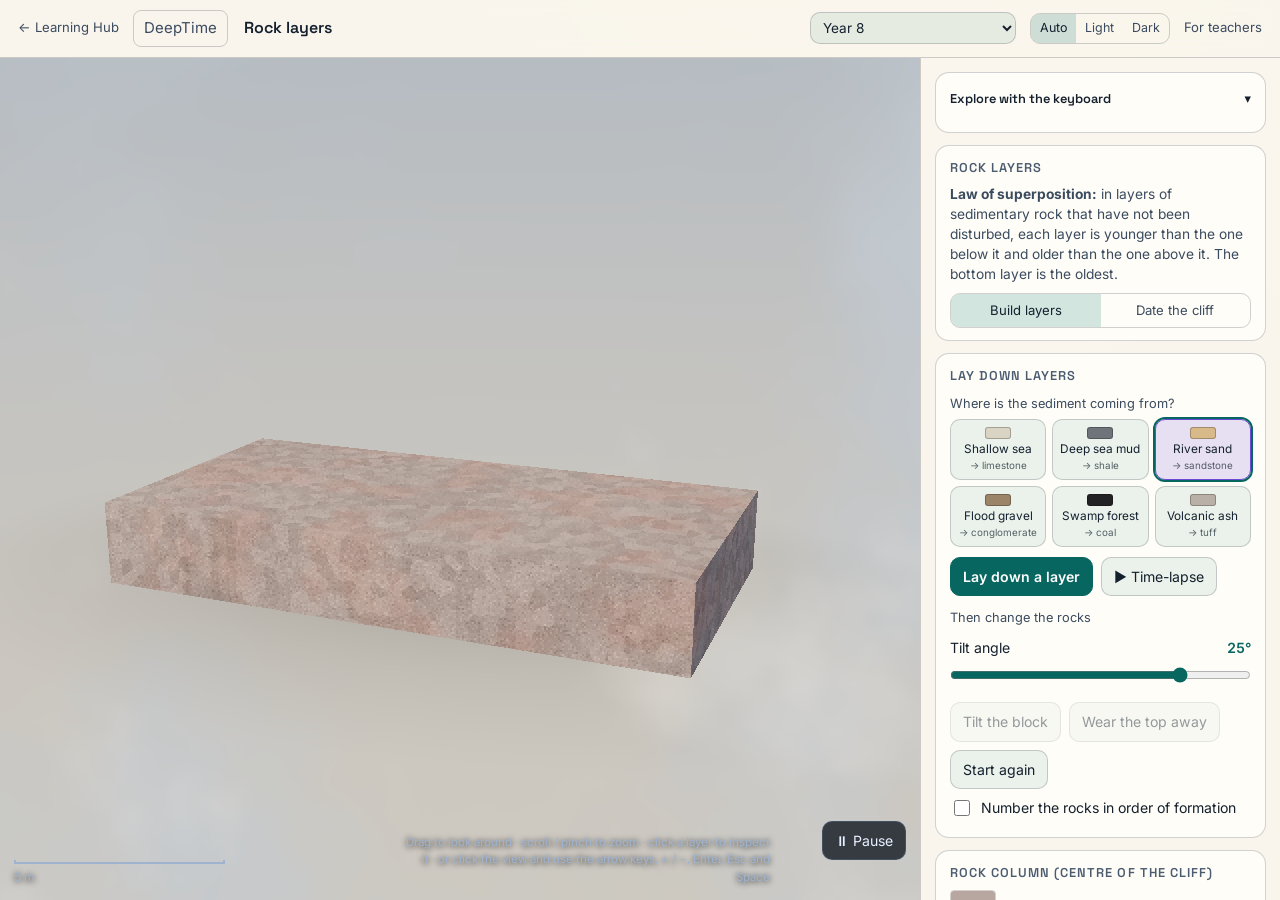
<file: index.html>
<!doctype html>
<html lang="en">
<head>
  <meta charset="utf-8" />
  <meta name="viewport" content="width=device-width, initial-scale=1" />
  <script>(function(){var t="auto";try{t=localStorage.getItem("deeptime.theme")||"auto"}catch(e){}if(t!=="light"&&t!=="dark"){try{t=matchMedia("(prefers-color-scheme: light)").matches?"light":"dark"}catch(e){t="dark"}}document.documentElement.dataset.theme=t;document.documentElement.style.colorScheme=t})()</script>
  <title>Rock layers · DeepTime</title>
  <meta name="description" content="DeepTime: Year 8 Geological change. A 3D cliff you can build, tilt and read: lay down rock layers, bury fossils and use the law of superposition to work out which layers are older."  />
  <link rel="preconnect" href="https://fonts.googleapis.com" />
  <link href="https://fonts.googleapis.com/css2?family=Inter:wght@400;600&family=Space+Grotesk:wght@500;600;700&display=swap" rel="stylesheet" />
  <link rel="icon" href="data:image/svg+xml,%3Csvg xmlns=%22http://www.w3.org/2000/svg%22 viewBox=%220 0 16 16%22%3E%3Crect y=%220%22 width=%2216%22 height=%224%22 fill=%22%23d8b98a%22/%3E%3Crect y=%224%22 width=%2216%22 height=%224%22 fill=%22%236f747a%22/%3E%3Crect y=%228%22 width=%2216%22 height=%224%22 fill=%22%23d9d4c4%22/%3E%3Crect y=%2212%22 width=%2216%22 height=%224%22 fill=%22%23222224%22/%3E%3C/svg%3E" />
  <link rel="stylesheet" href="assets/css/cellscape.css" />
  <link rel="stylesheet" href="assets/css/world.css" />
  <script type="importmap">
    { "imports": { "three": "./assets/vendor/three/build/three.module.js", "three/addons/": "./assets/vendor/three/examples/jsm/" } }
  </script>
</head>
<body>
  <div class="sim-shell">
    <header class="sim-header"></header>
    <main class="stage" id="stage">
      <canvas id="canvas" aria-label="Interactive 3D block of rock layers. Lay down layers, then click layers to inspect them and put them in order from oldest to youngest. The What&rsquo;s happening panel describes what the model is doing."></canvas>
      <div id="labels"></div>
      <div class="stage-overlay" id="overlay"></div>
    </main>
    <aside class="panel" id="panel"></aside>
  </div>
  <noscript>DeepTime needs JavaScript and WebGL 2.</noscript>
  <script type="module">
    // three.js r169 needs WebGL2
    const fail = (msg) => { document.getElementById("stage").insertAdjacentHTML("beforeend", `<p class="cs-nogl">${msg}</p>`); };
    let gl = false;
    try { gl = !!document.createElement("canvas").getContext("webgl2"); } catch { gl = false; }
    if (!gl) fail("DeepTime needs a browser with WebGL 2 (a recent Chrome, Edge, Firefox or Safari). Try turning on hardware acceleration.");
    else import("./assets/js/world/shell.js")
      .then((m) => m.boot({ start: "strata", root: "" }))
      .catch((e) => { console.error(e); fail("DeepTime couldn't start. Try reloading the page."); });
  </script>
</body>
</html>
</file>
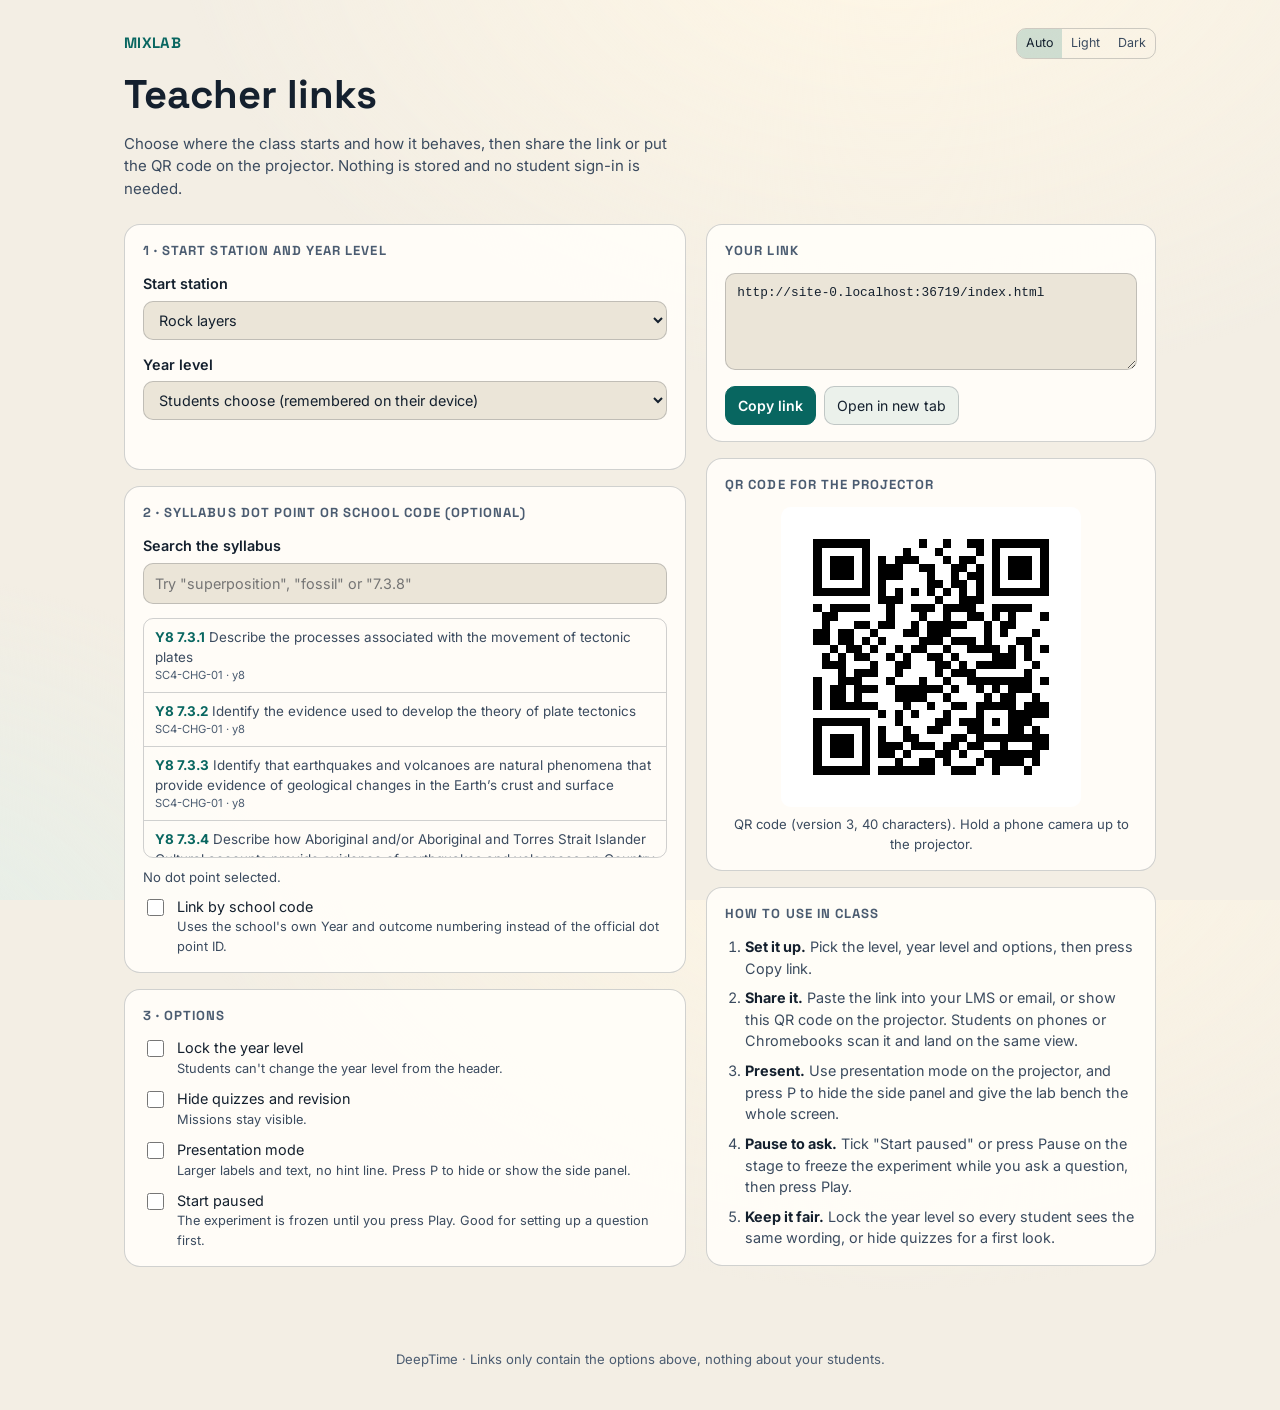
<file: teacher.html>
<!doctype html>
<html lang="en">
<head>
  <meta charset="utf-8" />
  <meta name="viewport" content="width=device-width, initial-scale=1" />
  <script>(function(){var t="auto";try{t=localStorage.getItem("deeptime.theme")||"auto"}catch(e){}if(t!=="light"&&t!=="dark"){try{t=matchMedia("(prefers-color-scheme: light)").matches?"light":"dark"}catch(e){t="dark"}}document.documentElement.dataset.theme=t;document.documentElement.style.colorScheme=t})()</script>
  <title>Teacher links · DeepTime</title>
  <meta name="description" content="Build a classroom link for DeepTime: pick a starting station and year level, add options, then share a URL or QR code." />
  <link rel="preconnect" href="https://fonts.googleapis.com" />
  <link href="https://fonts.googleapis.com/css2?family=Inter:wght@400;600&family=Space+Grotesk:wght@500;600;700&display=swap" rel="stylesheet" />
  <link rel="icon" href="data:image/svg+xml,%3Csvg xmlns=%22http://www.w3.org/2000/svg%22 viewBox=%220 0 16 16%22%3E%3Crect y=%220%22 width=%2216%22 height=%224%22 fill=%22%23d8b98a%22/%3E%3Crect y=%224%22 width=%2216%22 height=%224%22 fill=%22%236f747a%22/%3E%3Crect y=%228%22 width=%2216%22 height=%224%22 fill=%22%23d9d4c4%22/%3E%3Crect y=%2212%22 width=%2216%22 height=%224%22 fill=%22%23222224%22/%3E%3C/svg%3E" />
  <link rel="stylesheet" href="assets/css/cellscape.css" />
  <link rel="stylesheet" href="assets/css/teacher.css" />
  <script type="importmap">
    { "imports": { "three": "./assets/vendor/three/build/three.module.js", "three/addons/": "./assets/vendor/three/examples/jsm/" } }
  </script>
</head>
<body>
  <div class="t-wrap">
    <div class="t-top">
      <a class="brand" href="index.html">MIXLAB</a>
      <span class="cs-theme-slot"></span>
    </div>
    <h1>Teacher links</h1>
    <p class="lede">Choose where the class starts and how it behaves, then share the link or put the QR code on the projector. Nothing is stored and no student sign-in is needed.</p>

    <div class="t-grid">
      <div class="t-col">
        <section class="t-card" aria-labelledby="h-start">
          <h2 id="h-start">1 · Start station and year level</h2>
          <div class="t-field">
            <label for="t-level">Start station</label>
            <select id="t-level"></select>
          </div>
          <div class="t-field">
            <label for="t-year">Year level</label>
            <select id="t-year">
              <option value="">Students choose (remembered on their device)</option>
              <option value="y8">Year 8</option>
              <option value="ext">Extension (beyond Year 8)</option>
            </select>
            <p class="t-note" id="t-year-note"></p>
          </div>
        </section>

        <section class="t-card" aria-labelledby="h-dot">
          <h2 id="h-dot">2 · Syllabus dot point or school code (optional)</h2>
          <div class="t-field">
            <label for="t-search">Search the syllabus</label>
            <input type="search" id="t-search" placeholder="Try &quot;superposition&quot;, &quot;fossil&quot; or &quot;7.3.8&quot;" autocomplete="off" />
          </div>
          <ul class="t-dots" id="t-dots" aria-label="Matching dot points"></ul>
          <p class="t-note" id="t-dot-now" style="margin-top:10px"></p>
          <label class="t-opt" id="t-bycode-wrap" hidden style="margin-top:8px"><input type="checkbox" id="t-bycode" /><span>Link by school code<small>Uses the school's own Year and outcome numbering instead of the official dot point ID.</small></span></label>
        </section>

        <section class="t-card" aria-labelledby="h-opt">
          <h2 id="h-opt">3 · Options</h2>
          <div class="t-opts">
            <label class="t-opt"><input type="checkbox" id="t-lock" /><span>Lock the year level<small>Students can't change the year level from the header.</small></span></label>
            <label class="t-opt"><input type="checkbox" id="t-noquiz" /><span>Hide quizzes and revision<small>Missions stay visible.</small></span></label>
            <label class="t-opt"><input type="checkbox" id="t-present" /><span>Presentation mode<small>Larger labels and text, no hint line. Press P to hide or show the side panel.</small></span></label>
            <label class="t-opt"><input type="checkbox" id="t-paused" /><span>Start paused<small>The experiment is frozen until you press Play. Good for setting up a question first.</small></span></label>
          </div>
        </section>
      </div>

      <div class="t-col">
        <section class="t-card" aria-labelledby="h-link">
          <h2 id="h-link">Your link</h2>
          <label for="t-url" class="visually-hidden" style="position:absolute;left:-9999px">Class link</label>
          <textarea id="t-url" class="t-url" readonly rows="4"></textarea>
          <div class="t-actions">
            <button type="button" class="btn primary" id="t-copy">Copy link</button>
            <a class="btn" id="t-open" href="index.html" target="_blank" rel="noopener">Open in new tab</a>
            <span class="t-note" id="t-copied" role="status"></span>
          </div>
        </section>

        <section class="t-card" aria-labelledby="h-qr">
          <h2 id="h-qr">QR code for the projector</h2>
          <div class="t-qr" id="t-qr"><canvas role="img" aria-label="QR code"></canvas></div>
          <p class="t-note" id="t-qr-note" style="text-align:center;margin-top:8px"></p>
        </section>

        <section class="t-card t-help" aria-labelledby="h-help">
          <h2 id="h-help">How to use in class</h2>
          <ol>
            <li><b>Set it up.</b> Pick the level, year level and options, then press Copy link.</li>
            <li><b>Share it.</b> Paste the link into your LMS or email, or show this QR code on the projector. Students on phones or Chromebooks scan it and land on the same view.</li>
            <li><b>Present.</b> Use presentation mode on the projector, and press P to hide the side panel and give the lab bench the whole screen.</li>
            <li><b>Pause to ask.</b> Tick "Start paused" or press Pause on the stage to freeze the experiment while you ask a question, then press Play.</li>
            <li><b>Keep it fair.</b> Lock the year level so every student sees the same wording, or hide quizzes for a first look.</li>
          </ol>
        </section>
      </div>
    </div>
  </div>
  <p class="t-foot">DeepTime · Links only contain the options above, nothing about your students.</p>

  <script type="module" src="assets/js/teacher.js"></script>
  <script type="module">import("./assets/js/world/theme.js").then((m) => m.mountThemeToggle(document.querySelector(".cs-theme-slot")));</script>
</body>
</html>
</file>
<file: assets/css/cellscape.css>
/* CellScape — shared design system. Dark, luminous "inside the cell" look, with a light page theme (data-theme). */
/* Dark tokens. They also apply inside the 3D stage and the library hero in light mode, because the stage
   keeps its dark cinematic backdrop in both themes (see the light-theme block below). */
:root,
:root[data-theme="light"] .stage,
:root[data-theme="light"] .hero {
  --bg-0: #050b16;
  --bg-1: #0a1628;
  --bg-2: #10213a;
  --panel: rgba(14, 28, 50, 0.82);
  --panel-border: rgba(120, 190, 255, 0.16);
  --ink: #e8f1ff;
  --ink-dim: #9fb3cf;
  --ink-faint: #7a8fac;
  --accent: #4fd1c5;      /* teal: cytoplasm / water */
  --accent-2: #a78bfa;    /* violet: proteins */
  --accent-3: #fbbf24;    /* amber: energy / ATP */
  --danger: #f87171;
  --good: #4ade80;
  --on-accent: #032024;
  --header-bg: rgba(5, 11, 22, 0.7);
  --panel-bg: rgba(7, 15, 28, 0.85);
  --float-bg: rgba(5, 11, 22, 0.72);        /* chips, overlay buttons */
  --toast-bg: rgba(10, 22, 40, 0.92);
  --well-bg: rgba(5, 11, 22, 0.5);          /* sunken canvas / chart wells */
  --tint-1: rgba(255, 255, 255, 0.02);
  --tint-2: rgba(255, 255, 255, 0.04);
  --tint-3: rgba(255, 255, 255, 0.08);
  --btn-bg: rgba(79, 209, 197, 0.08);
  --btn-bg-hover: rgba(79, 209, 197, 0.16);
  --sel-bg: rgba(79, 209, 197, 0.2);
  --pressed-bg: rgba(167, 139, 250, 0.25);
  --good-bg: rgba(74, 222, 128, 0.12);
  --danger-bg: rgba(248, 113, 113, 0.12);
  --warn-bg: rgba(251, 191, 36, 0.08);
  --grid-line: rgba(159, 179, 207, 0.18);   /* canvas chart gridlines */
  --shadow: rgba(0, 0, 0, 0.35);
  --t-good: #86efac;    /* status text on panel backgrounds */
  --t-bad: #fca5a5;
  --t-warn: #fcd34d;
  --t-violet: #ddd6fe;
  --t-pink: #e879f9;
  --dialog-bg: #0b1930;
  --bg-glow-a: #1b2f5a;
  --bg-glow-b: #0d3b44;
  color-scheme: dark;
}
/* inherited text colour must follow the re-scoped dark tokens */
:root[data-theme="light"] .stage,
:root[data-theme="light"] .hero { color: var(--ink); }
/* Light theme: page chrome only. Warm off-white panels, ink #14202e, accents darkened for 4.5:1 on light. */
:root[data-theme="light"] {
  --bg-0: #f3eee4;
  --bg-1: #ebe5d8;
  --bg-2: #e2dbcb;
  --panel: rgba(255, 253, 248, 0.94);
  --panel-border: rgba(20, 32, 46, 0.2);
  --ink: #14202e;
  --ink-dim: #3b4b5f;
  --ink-faint: #4b5c71;
  --accent: #086660;
  --accent-2: #6d4ad6;
  --accent-3: #7a4f05;
  --danger: #b3261e;
  --good: #17743a;
  --on-accent: #ffffff;
  --header-bg: rgba(250, 246, 238, 0.85);
  --panel-bg: rgba(250, 246, 238, 0.96);
  --float-bg: rgba(255, 253, 248, 0.9);
  --toast-bg: rgba(255, 253, 248, 0.97);
  --well-bg: rgba(20, 32, 46, 0.06);
  --tint-1: rgba(20, 32, 46, 0.035);
  --tint-2: rgba(20, 32, 46, 0.06);
  --tint-3: rgba(20, 32, 46, 0.12);
  --btn-bg: rgba(10, 117, 109, 0.08);
  --btn-bg-hover: rgba(10, 117, 109, 0.16);
  --sel-bg: rgba(10, 117, 109, 0.18);
  --pressed-bg: rgba(109, 74, 214, 0.16);
  --good-bg: rgba(23, 116, 58, 0.12);
  --danger-bg: rgba(179, 38, 30, 0.1);
  --warn-bg: rgba(138, 90, 6, 0.1);
  --grid-line: rgba(20, 32, 46, 0.14);
  --shadow: rgba(20, 32, 46, 0.18);
  --t-good: #17743a;
  --t-bad: #b3261e;
  --t-warn: #7a4f05;
  --t-violet: #5b3fc0;
  --t-pink: #a21caf;
  --dialog-bg: #fbf8f1;
  --bg-glow-a: #fff7e6;
  --bg-glow-b: #e3efe9;
  color-scheme: light;
}
:root {
  --radius: 14px;
  --font: "Inter", system-ui, -apple-system, "Segoe UI", Roboto, sans-serif;
  --font-display: "Space Grotesk", var(--font);
}

* { box-sizing: border-box; }
html, body { margin: 0; height: 100%; }
body {
  background: radial-gradient(1200px 800px at 70% -10%, var(--bg-glow-a) 0%, transparent 60%),
              radial-gradient(900px 700px at -10% 110%, var(--bg-glow-b) 0%, transparent 60%),
              var(--bg-0);
  color: var(--ink);
  font-family: var(--font);
  font-size: 15px;
  line-height: 1.5;
  -webkit-font-smoothing: antialiased;
}
a { color: var(--accent); }
button, input, select { font: inherit; color: inherit; }

/* ---------- Sim page shell ---------- */
.sim-shell {
  display: grid;
  grid-template-columns: minmax(0, 1fr) 360px;
  grid-template-rows: auto minmax(0, 1fr);
  height: 100vh;
  height: 100dvh;
}
.sim-header {
  grid-column: 1 / -1; min-width: 0;
  display: flex; align-items: center; gap: 14px;
  padding: 10px 18px;
  border-bottom: 1px solid var(--panel-border);
  background: var(--header-bg);
  backdrop-filter: blur(8px);
}
.sim-header .back {
  text-decoration: none; color: var(--ink-dim);
  padding: 6px 10px; border-radius: 8px; border: 1px solid var(--panel-border);
  white-space: nowrap;
}
.sim-header .back:hover { color: var(--ink); border-color: var(--accent); }
.sim-header h1 {
  min-width: 0; flex: 0 1 auto;
  font-family: var(--font-display); font-size: 1.15rem; margin: 0; font-weight: 600;
  white-space: nowrap; overflow: hidden; text-overflow: ellipsis;
}
.sim-header .tag {
  font-size: 0.75rem; color: var(--ink-faint); margin-left: auto; white-space: nowrap;
}

.stage {
  background: #06121c;
  position: relative; min-height: 0; overflow: hidden;
}
.stage canvas {
  position: absolute; inset: 0; width: 100%; height: 100%; display: block;
  touch-action: none;
}
.stage-overlay {
  position: absolute; left: 14px; top: 14px; right: 14px;
  pointer-events: none; display: flex; flex-wrap: wrap; gap: 8px;
}
.chip {
  pointer-events: auto;
  background: var(--float-bg); border: 1px solid var(--panel-border);
  padding: 5px 10px; border-radius: 999px; font-size: 0.8rem; color: var(--ink-dim);
}
.chip b { color: var(--ink); font-variant-numeric: tabular-nums; }

.panel {
  overflow-y: auto; overflow-x: clip; padding: 14px; display: flex; flex-direction: column; gap: 12px;
  border-left: 1px solid var(--panel-border);
  background: var(--panel-bg);
}
.card {
  background: var(--panel); border: 1px solid var(--panel-border);
  border-radius: var(--radius); padding: 12px 14px;
}
.card h2 {
  font-family: var(--font-display); font-size: 0.8rem; letter-spacing: 0.08em;
  text-transform: uppercase; color: var(--ink-faint); margin: 0 0 8px; font-weight: 600;
}
.card p { margin: 0 0 8px; color: var(--ink-dim); }
.card p:last-child { margin-bottom: 0; }
.explain strong { color: var(--ink); }

/* ---------- Controls ---------- */
.control { margin: 10px 0; }
.control:first-of-type { margin-top: 0; }
.control-row { display: flex; justify-content: space-between; align-items: baseline; gap: 8px; font-size: 0.88rem; }
.control-row output { color: var(--accent); font-variant-numeric: tabular-nums; font-weight: 600; }
input[type="range"] {
  width: 100%; accent-color: var(--accent); margin: 6px 0 0; height: 22px;
}
.btn-row { display: flex; flex-wrap: wrap; gap: 8px; margin: 8px 0; }
.btn {
  appearance: none; cursor: pointer;
  border: 1px solid var(--panel-border); background: var(--btn-bg);
  padding: 8px 12px; border-radius: 10px; font-size: 0.88rem; color: var(--ink);
  transition: background 0.15s, border-color 0.15s, transform 0.05s;
}
.btn:hover { border-color: var(--accent); background: var(--btn-bg-hover); }
.btn:active { transform: translateY(1px); }
.btn.primary { background: var(--accent); color: var(--on-accent); border-color: var(--accent); font-weight: 600; }
.btn.primary:hover { filter: brightness(1.1); }
.btn[aria-pressed="true"] { background: var(--pressed-bg); border-color: var(--accent-2); }
.btn:disabled { opacity: 0.45; cursor: not-allowed; }

.segmented { display: flex; border: 1px solid var(--panel-border); border-radius: 10px; overflow: hidden; }
.segmented button {
  flex: 1; border: 0; background: transparent; padding: 7px 6px; cursor: pointer; font-size: 0.82rem; color: var(--ink-dim);
}
.segmented button[aria-pressed="true"] { background: var(--sel-bg); color: var(--ink); }

.toggle { display: flex; align-items: center; gap: 8px; cursor: pointer; font-size: 0.88rem; margin: 6px 0; }
.toggle input { accent-color: var(--accent-2); width: 16px; height: 16px; }

/* ---------- Missions ---------- */
.missions ol { list-style: none; padding: 0; margin: 0; display: flex; flex-direction: column; gap: 6px; }
.missions li {
  display: flex; gap: 8px; align-items: flex-start; font-size: 0.88rem; color: var(--ink-dim);
  padding: 6px 8px; border-radius: 8px; background: var(--tint-1);
}
.missions li::before {
  content: ""; flex: 0 0 16px; height: 16px; margin-top: 2px; border-radius: 50%;
  border: 2px solid var(--ink-faint);
}
.missions li.done { color: var(--ink); background: var(--good-bg); }
.missions li.done::before { border-color: var(--good); background: var(--good); box-shadow: 0 0 10px var(--good); }
.missions .progress { height: 4px; background: var(--tint-3); border-radius: 4px; margin-top: 10px; overflow: hidden; }
.missions .progress > div { height: 100%; background: linear-gradient(90deg, var(--accent), var(--accent-2)); width: 0; transition: width 0.4s; }

/* ---------- Toast ---------- */
.toast {
  position: absolute; left: 50%; bottom: 18px; transform: translateX(-50%) translateY(20px);
  background: var(--toast-bg); border: 1px solid var(--accent); box-shadow: 0 6px 24px var(--shadow);
  padding: 9px 16px; border-radius: 12px; font-size: 0.9rem; opacity: 0; pointer-events: none;
  transition: opacity 0.25s, transform 0.25s; max-width: calc(100% - 32px); text-align: center;
}
.toast.show { opacity: 1; transform: translateX(-50%) translateY(0); }

/* ---------- Quiz ---------- */
.quiz .q { font-size: 0.9rem; margin-bottom: 8px; color: var(--ink); }
.quiz .opts { display: flex; flex-direction: column; gap: 6px; }
.quiz .opts button { text-align: left; }
.quiz .opts button.right { border-color: var(--good); background: var(--good-bg); }
.quiz .opts button.wrong { border-color: var(--danger); background: var(--danger-bg); }
.quiz .fb { font-size: 0.85rem; margin-top: 8px; color: var(--ink-dim); min-height: 1.2em; }

/* ---------- Legend ---------- */
.legend { display: grid; grid-template-columns: minmax(0, 1fr) minmax(0, 1fr); gap: 6px 10px; font-size: 0.82rem; color: var(--ink-dim); }
.legend span { display: flex; align-items: center; gap: 6px; }
.legend i { width: 12px; height: 12px; border-radius: 50%; display: inline-block; flex: 0 0 12px; }

/* ---------- Responsive ---------- */
@media (max-width: 860px) {
  .sim-shell { grid-template-columns: minmax(0, 1fr); grid-template-rows: auto 58vh auto; height: auto; min-height: 100dvh; }
  .panel { border-left: 0; border-top: 1px solid var(--panel-border); overflow: visible; }
  .sim-header .tag { display: none; }
}
@media (prefers-reduced-motion: reduce) {
  * { transition: none !important; }
}

/* ---------- Theme toggle (header) ---------- */
.cs-theme { flex: 0 0 auto; }
.cs-theme button { padding: 5px 9px; font-size: 0.78rem; }
.sim-header .cs-theme-slot { display: inline-flex; margin-left: auto; }
.sim-header .tag + .cs-theme-slot, .sim-header .lens-select ~ .cs-theme-slot { margin-left: 0; }
@media (max-width: 600px) {
  .cs-theme button { padding: 5px 7px; font-size: 0.72rem; }
  .sim-header { flex-wrap: wrap; row-gap: 8px; padding: 8px 12px; }
  .sim-header .lens-select { margin-left: 0; }
  .sim-header .cs-theme-slot { margin-left: auto; }
  .sim-header .tag + .cs-theme-slot { margin-left: auto; }
}

/* Light theme: panel text that levels colour inline with the pale dark-theme hues (state words, base letters,
   status marks) is darkened with a filter so it reaches 4.5:1 on the light panel. Dark theme is untouched. */
:root[data-theme="light"] .panel :is([style^="color:"], [style*=";color:"], [style*="; color:"]):not([style*="color:var("]):not([style*="color: var("]) {
  filter: brightness(0.5) saturate(1.4);
}

/* Light theme: pale legend swatches get a darker tone and a hairline ring so they read on the light panel. */
:root[data-theme="light"] .panel :is(.legend, .flow-key) i { filter: brightness(0.78) saturate(1.3); box-shadow: inset 0 0 0 1px rgba(20, 32, 46, 0.35); }
</file>
<file: assets/css/world.css>
/* CellScape 3D world shell (loaded after cellscape.css). */
.stage { background: #06121c; }
.cs-fade { position: absolute; inset: 0; opacity: 0; pointer-events: none; z-index: 5; }
#labels { position: absolute; inset: 0; pointer-events: none; overflow: hidden; z-index: 2; }
.lbl3d { position: absolute; left: 0; top: 0; white-space: nowrap; font-size: 0.74rem; will-change: transform; }
.lbl3d.cs-tip {
  background: rgba(5, 11, 22, 0.88); border: 1px solid var(--panel-border); padding: 5px 9px; border-radius: 9px;
  font-weight: 600; z-index: 4; transform-origin: 0 0;
}
.lbl3d.cs-tip small { display: block; font-weight: 400; color: var(--ink-faint); font-size: 0.7rem; }
.lbl3d.org {
  background: rgba(5, 11, 22, 0.6); border: 1px solid rgba(120, 190, 255, 0.22); padding: 2px 8px; border-radius: 999px;
  color: var(--ink); backdrop-filter: blur(4px); text-align: center; line-height: 1.25;
}
.lbl3d.org small { display: block; font-size: 0.66rem; color: var(--ink-dim); }
.lbl3d.org.off { border-color: rgba(248, 113, 113, 0.6); }
.lbl3d.org.off small { color: #fca5a5; }
.lbl3d.dive {
  background: rgba(79, 209, 197, 0.16); border: 1px solid var(--accent); padding: 3px 9px; border-radius: 999px; color: #ccfbf1;
  font-weight: 600; animation: cs-pulse 2s ease-in-out infinite;
}
@keyframes cs-pulse { 50% { box-shadow: 0 0 16px rgba(79, 209, 197, 0.6); } }

.cs-scale {
  position: absolute; left: 14px; bottom: 14px; z-index: 3; display: flex; flex-direction: column; gap: 4px;
  font-size: 0.75rem; color: var(--ink-dim); pointer-events: none; text-shadow: 0 1px 6px #000;
}
.cs-scale i { display: block; height: 4px; border: 2px solid var(--ink-dim); border-top: 0; min-width: 10px; }
.cs-hint {
  position: absolute; right: 150px; bottom: 14px; z-index: 3; font-size: 0.72rem; color: var(--ink-dim);   /* left of the Pause / Microscope buttons */
  text-align: right; pointer-events: none; text-shadow: 0 1px 6px #000; max-width: 40%;
}
.cs-up { position: absolute; left: 14px; bottom: 46px; z-index: 3; background: rgba(5, 11, 22, 0.75); }
.cs-pause { position: absolute; right: 14px; bottom: 40px; z-index: 3; background: rgba(5, 11, 22, 0.75); }
.cs-scope { position: absolute; right: 14px; bottom: 84px; z-index: 3; background: rgba(5, 11, 22, 0.75); }
.cs-scope[aria-pressed="true"] { border-color: var(--accent); color: var(--accent); }
@media (prefers-reduced-motion: reduce) { .lbl3d.dive { animation: none; } .cs-fade { transition: none !important; } }

/* header */
.crumbs { display: flex; align-items: center; gap: 6px; min-width: 0; overflow: hidden; font-family: var(--font-display); }
.crumbs button {
  background: none; border: 0; color: var(--ink-dim); cursor: pointer; padding: 4px 2px; font-size: 1rem; white-space: nowrap;
}
.crumbs button:hover { color: var(--ink); }
.crumbs button[aria-current="true"] { color: var(--ink); font-weight: 600; cursor: default; }
.crumbs .sep { color: var(--ink-faint); }
.lens-select {
  margin-left: auto; background: var(--btn-bg); border: 1px solid var(--panel-border); border-radius: 10px;
  padding: 6px 8px; color: var(--ink); font-size: 0.85rem;
}
.sim-header .lib { color: var(--ink-dim); font-size: 0.82rem; text-decoration: none; white-space: nowrap; }
.sim-header .lib:hover { color: var(--ink); }
.sim-header .hub { color: var(--ink-dim); font-size: 0.82rem; text-decoration: none; white-space: nowrap; }
.sim-header .hub:hover { color: var(--ink); }

/* panel helpers */
.hint { font-size: 0.8rem; color: var(--ink-faint); margin: 6px 0 0; }
.org-list { display: flex; flex-direction: column; gap: 6px; }
.org-row {
  display: grid; grid-template-columns: 12px 1fr auto; align-items: center; gap: 8px; padding: 6px 8px; border-radius: 9px;
  background: var(--tint-1); font-size: 0.86rem; cursor: pointer;
}
.org-row:hover { background: var(--btn-bg); }
.org-row i { width: 10px; height: 10px; border-radius: 50%; }
.org-row .org-name { background: none; border: 0; padding: 0; text-align: left; color: var(--ink); cursor: pointer; font-size: 0.86rem; }
.org-row .org-name:focus-visible { outline: 2px solid var(--accent); outline-offset: 2px; border-radius: 4px; }
.org-row small { display: block; color: var(--ink-faint); font-size: 0.74rem; }
.org-row.off small { color: var(--danger); }
.switch { position: relative; width: 38px; height: 22px; flex: 0 0 38px; }
.switch input { opacity: 0; width: 100%; height: 100%; margin: 0; cursor: pointer; position: absolute; inset: 0; z-index: 1; }
.switch span { position: absolute; inset: 0; border-radius: 999px; background: var(--tint-3); box-shadow: inset 0 0 0 1px var(--danger); transition: background 0.2s; }
.switch span::after {
  content: ""; position: absolute; left: 3px; top: 3px; width: 16px; height: 16px; border-radius: 50%; background: #fff; transition: transform 0.2s;
}
.switch input:checked + span { background: var(--good); box-shadow: none; }
.switch input:checked + span::after { transform: translateX(16px); }
.switch input:focus-visible + span { outline: 2px solid var(--accent); outline-offset: 2px; }

.flow-key { display: grid; grid-template-columns: 1fr 1fr; gap: 4px 10px; font-size: 0.8rem; color: var(--ink-dim); }
.flow-key span { display: flex; align-items: center; gap: 6px; }
.flow-key label { display: flex; align-items: center; gap: 6px; cursor: pointer; }
.flow-key i { width: 10px; height: 10px; border-radius: 50%; flex: 0 0 10px; }
.sel-card .io { display: grid; grid-template-columns: auto 1fr; gap: 3px 8px; font-size: 0.84rem; margin: 6px 0; }
.sel-card .io b { color: var(--ink-faint); font-weight: 600; }
.explain .chain { margin-top: 8px; padding-top: 8px; border-top: 1px solid var(--panel-border); font-size: 0.86rem; }
.explain .chain span { color: var(--accent); }
.mini-chart { width: 100%; height: 120px; display: block; }
.chip .dot { display: inline-block; width: 8px; height: 8px; border-radius: 50%; margin-right: 5px; }
.chip.warn { border-color: rgba(248, 113, 113, 0.6); }
.tour-cap {
  position: absolute; left: 50%; bottom: 46px; transform: translateX(-50%); z-index: 4; max-width: min(560px, calc(100% - 32px));
  background: rgba(5, 11, 22, 0.88); border: 1px solid var(--accent); border-radius: 14px; padding: 12px 14px; font-size: 0.92rem;
  display: none;
}
.tour-cap .row { display: flex; gap: 8px; justify-content: flex-end; margin-top: 8px; }
.tour-cap b { color: var(--accent); }

@media (max-width: 860px) {
  .sim-shell { grid-template-rows: auto 64vh auto; }
  .cs-hint { display: none; }
  .crumbs button { font-size: 0.9rem; }
  .sim-header .lib { display: none; }
}

/* Light theme: the .stage subtree keeps dark tokens (cellscape.css), so overlays stay as authored.
   The off-state switch track needs a visible edge on light panels; the thumb is white in both themes. */
:root[data-theme="light"] .switch span::after { box-shadow: 0 1px 3px var(--shadow); }
:root[data-theme="light"] .switch input:not(:checked) + span::after { background: var(--danger); }
.cs-nogl { position: absolute; inset: 0; display: grid; place-items: center; padding: 24px; text-align: center; color: var(--ink-dim); }
</file>
<file: assets/css/teacher.css>
/* Teacher mode: classroom overrides for the sim pages (injected by teacherMode.js) and styles for teacher.html. */

/* ---- ?noquiz=1: hide the quiz cards (K.quiz makes section.card.quiz). Missions stay. ---- */
html[data-teacher-hide-quiz="1"] .card.quiz,
html[data-teacher-hide-quiz="1"] .card.revision { display: none !important; }

/* ---- ?present=1: projector layout ---- */
html[data-teacher-present="1"] .cs-hint { display: none !important; }
html[data-teacher-present="1"] .lbl3d { font-size: 1.05rem; }
html[data-teacher-present="1"] .lbl3d small { font-size: 0.9rem; }
html[data-teacher-present="1"] .chip { font-size: 1rem; }
html[data-teacher-present="1"] .panel { zoom: 1.2; }
html[data-teacher-present="1"] .sim-shell { grid-template-columns: minmax(0, 1fr) 440px; }
html[data-teacher-present="1"] .sim-shell.panel-hidden { grid-template-columns: minmax(0, 1fr); }
html[data-teacher-present="1"] .sim-shell.panel-hidden .panel { display: none; }
.cs-panel-toggle { position: absolute; top: 14px; right: 14px; z-index: 6; background: rgba(5, 11, 22, 0.8); color: #e8f1ff; font-size: 0.95rem; padding: 8px 14px; }
.cs-panel-toggle:hover { color: #e8f1ff; }
@media (max-width: 860px) {
  html[data-teacher-present="1"] .sim-shell { grid-template-columns: minmax(0, 1fr); }
  html[data-teacher-present="1"] .panel { zoom: 1.08; }
}

/* ---- teacher.html (link builder) ---- */
.t-wrap { max-width: 1080px; margin: 0 auto; padding: 28px 24px 60px; }
.t-wrap h1 { font-family: var(--font-display); font-size: clamp(1.7rem, 4vw, 2.5rem); margin: 6px 0 8px; }
.t-wrap .lede { color: var(--ink-dim); max-width: 62ch; margin: 0 0 24px; }
.t-top { display: flex; align-items: center; gap: 12px; }
.t-top .brand { font-family: var(--font-display); font-weight: 700; color: var(--accent); text-decoration: none; letter-spacing: 0.02em; }
.t-top .cs-theme-slot { margin-left: auto; display: inline-flex; }
.t-grid { display: grid; grid-template-columns: minmax(0, 1.25fr) minmax(0, 1fr); gap: 20px; align-items: start; }
@media (max-width: 860px) { .t-grid { grid-template-columns: minmax(0, 1fr); } }
.t-col { display: flex; flex-direction: column; gap: 16px; min-width: 0; }
.t-card { background: var(--panel); border: 1px solid var(--panel-border); border-radius: 16px; padding: 16px 18px; }
.t-card h2 { font-family: var(--font-display); font-size: 0.82rem; letter-spacing: 0.08em; text-transform: uppercase; color: var(--ink-faint); margin: 0 0 12px; }
.t-field { display: flex; flex-direction: column; gap: 6px; margin-bottom: 14px; font-size: 0.9rem; }
.t-field > label, .t-field > .lab { color: var(--ink); font-weight: 600; }
.t-field select, .t-field input[type="search"], .t-url {
  font: inherit; color: var(--ink); background: var(--bg-1); border: 1px solid var(--panel-border);
  border-radius: 10px; padding: 9px 11px; width: 100%; box-sizing: border-box;
}
.t-field select:disabled { opacity: 0.55; }
.t-note { color: var(--ink-dim); font-size: 0.82rem; margin: 0; min-height: 1em; }
.t-dots { list-style: none; margin: 0; padding: 0; max-height: 240px; overflow: auto; border: 1px solid var(--panel-border); border-radius: 10px; }
.t-dots li + li { border-top: 1px solid var(--panel-border); }
.t-dots button { all: unset; box-sizing: border-box; display: block; width: 100%; padding: 8px 11px; cursor: pointer; font-size: 0.84rem; color: var(--ink-dim); }
.t-dots button:hover, .t-dots button:focus-visible { background: var(--btn-bg-hover); color: var(--ink); }
.t-dots button[aria-pressed="true"] { background: var(--btn-bg-hover); color: var(--ink); box-shadow: inset 3px 0 0 var(--accent); }
.t-dots b { color: var(--accent); }
.t-dots small { display: block; color: var(--ink-faint); }
.t-dots .none { padding: 10px 11px; color: var(--ink-dim); font-size: 0.85rem; }
.t-opts { display: flex; flex-direction: column; gap: 10px; }
.t-opt { display: flex; gap: 10px; align-items: flex-start; font-size: 0.9rem; cursor: pointer; }
.t-opt input { margin-top: 3px; width: 17px; height: 17px; accent-color: var(--accent); flex: 0 0 auto; }
.t-opt span small { display: block; color: var(--ink-dim); font-size: 0.8rem; }
.t-url { font-family: ui-monospace, Menlo, monospace; font-size: 0.8rem; word-break: break-all; resize: vertical; min-height: 84px; }
.t-actions { display: flex; flex-wrap: wrap; gap: 8px; align-items: center; margin: 10px 0 0; }
.t-actions a.btn { text-decoration: none; }
.t-qr { display: flex; flex-direction: column; align-items: center; gap: 10px; }
.t-qr canvas { width: min(100%, 300px); height: auto; image-rendering: pixelated; border-radius: 10px; background: #fff; }
.t-help ol { margin: 0; padding-left: 20px; color: var(--ink-dim); font-size: 0.9rem; display: flex; flex-direction: column; gap: 8px; }
.t-help li b { color: var(--ink); }
.t-foot { text-align: center; color: var(--ink-faint); font-size: 0.82rem; padding: 10px 20px 40px; }
</file>
